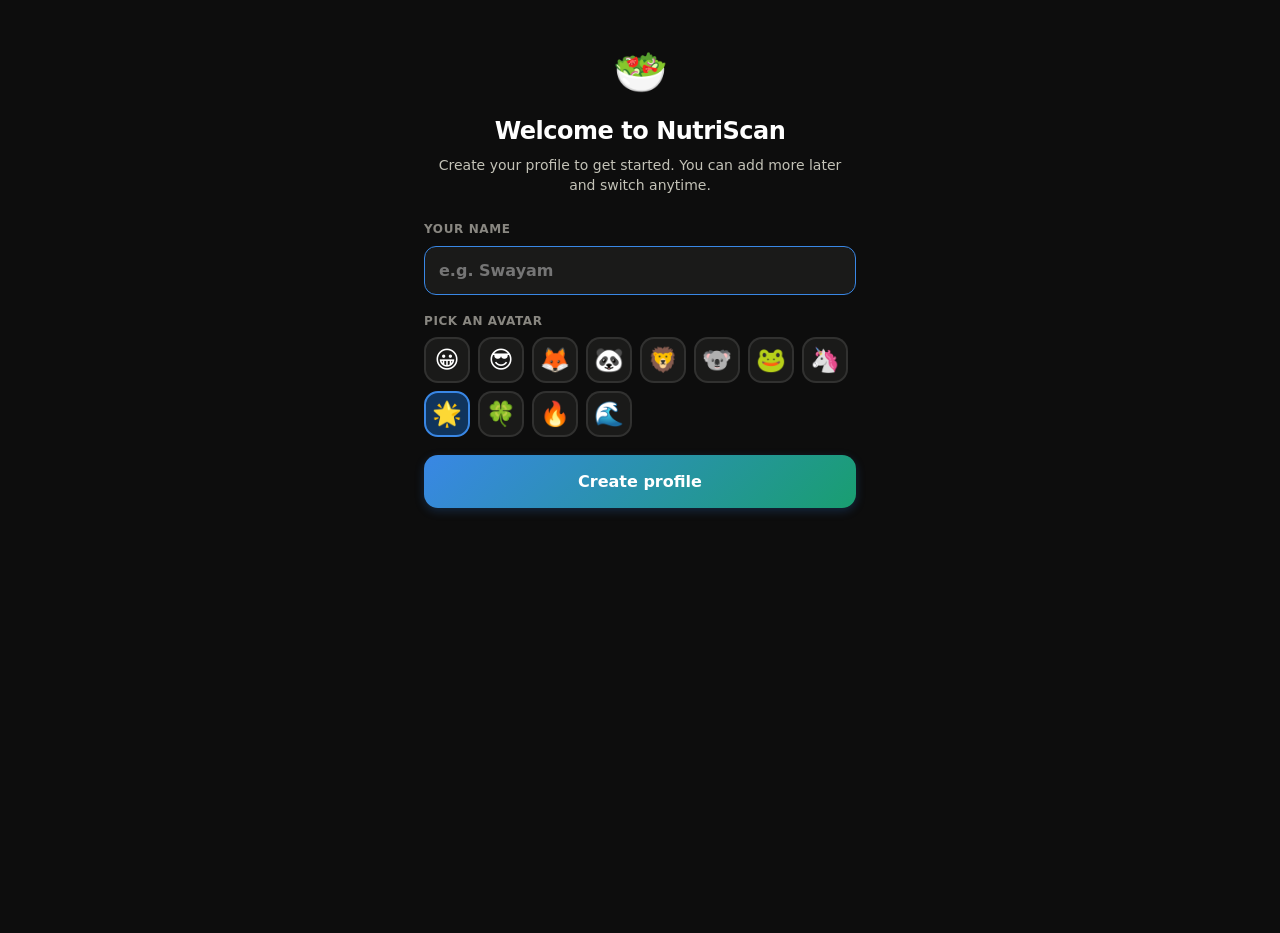
<file: index.html>
<!DOCTYPE html>
<html lang="en" data-theme="dark">
<head>
  <meta charset="UTF-8" />
  <meta name="viewport" content="width=device-width, initial-scale=1.0, viewport-fit=cover" />
  <meta name="theme-color" content="#0d0d0d" />
  <title>NutriScan — Calorie Tracker</title>
  <meta name="description" content="Scan any food barcode with your camera and track calories. Powered by Open Food Facts." />
  <link rel="icon" href="data:image/svg+xml,<svg xmlns='http://www.w3.org/2000/svg' viewBox='0 0 100 100'><text y='.9em' font-size='90'>🥗</text></svg>" />
  <link rel="manifest" href="manifest.webmanifest" />
  <!-- iOS home-screen install: needs a real PNG; it ignores the manifest icons -->
  <link rel="apple-touch-icon" href="icon-180.png" />
  <meta name="apple-mobile-web-app-capable" content="yes" />
  <meta name="apple-mobile-web-app-status-bar-style" content="black-translucent" />
  <meta name="apple-mobile-web-app-title" content="NutriScan" />
  <link rel="stylesheet" href="css/styles.css" />
</head>
<body>
  <div class="app">

    <!-- ============ Header ============ -->
    <header class="app-header">
      <div class="brand">
        <span class="brand-mark">🥗</span>
        <span class="brand-name">NutriScan</span>
      </div>
      <div class="header-actions">
      <button class="avatar-chip" id="avatar-btn" title="Switch profile" aria-label="Switch profile" hidden>
        <span id="avatar-emoji">🙂</span>
      </button>
      <button class="icon-btn" id="theme-toggle" title="Toggle theme" aria-label="Toggle light/dark theme">
        <svg class="icon-sun" width="20" height="20" viewBox="0 0 24 24" fill="none" stroke="currentColor" stroke-width="2" stroke-linecap="round"><circle cx="12" cy="12" r="4"/><path d="M12 2v2m0 16v2M4.9 4.9l1.4 1.4m11.4 11.4 1.4 1.4M2 12h2m16 0h2M4.9 19.1l1.4-1.4m11.4-11.4 1.4-1.4"/></svg>
        <svg class="icon-moon" width="20" height="20" viewBox="0 0 24 24" fill="none" stroke="currentColor" stroke-width="2" stroke-linecap="round" stroke-linejoin="round"><path d="M21 12.8A9 9 0 1 1 11.2 3a7 7 0 0 0 9.8 9.8z"/></svg>
      </button>
      </div>
    </header>

    <!-- ============ Main views ============ -->
    <main class="views">

      <!-- ===== Today / Diary ===== -->
      <section class="view active" id="view-today">
        <div class="date-nav">
          <button class="icon-btn" id="date-prev" aria-label="Previous day">‹</button>
          <button class="date-label" id="date-label">Today</button>
          <button class="icon-btn" id="date-next" aria-label="Next day">›</button>
        </div>

        <div class="card hero-card">
          <div class="ring-wrap">
            <svg class="ring" viewBox="0 0 200 200" role="img" aria-labelledby="ring-title">
              <title id="ring-title">Daily calorie progress</title>
              <defs>
                <linearGradient id="ring-grad" x1="0%" y1="0%" x2="100%" y2="100%">
                  <stop offset="0%" class="ring-grad-a" />
                  <stop offset="100%" class="ring-grad-b" />
                </linearGradient>
              </defs>
              <circle class="ring-track" cx="100" cy="100" r="86" />
              <circle class="ring-fill" id="ring-fill" cx="100" cy="100" r="86"
                      transform="rotate(-90 100 100)" />
            </svg>
            <div class="ring-center">
              <div class="ring-value" id="ring-value">0</div>
              <div class="ring-sub" id="ring-sub">kcal remaining</div>
            </div>
          </div>
          <div class="hero-stats">
            <div class="stat">
              <div class="stat-label">Goal</div>
              <div class="stat-value" id="stat-goal">2,000</div>
            </div>
            <div class="stat">
              <div class="stat-label">Eaten</div>
              <div class="stat-value" id="stat-eaten">0</div>
            </div>
            <div class="stat">
              <div class="stat-label">Items</div>
              <div class="stat-value" id="stat-items">0</div>
            </div>
          </div>
        </div>

        <div class="card macros-card">
          <h2 class="card-title">Macronutrients</h2>
          <div class="macro" data-macro="protein">
            <div class="macro-head"><span class="macro-dot dot-protein"></span><span class="macro-name">Protein</span><span class="macro-amount" id="macro-protein">0 g</span></div>
            <div class="meter"><div class="meter-fill fill-protein" id="meter-protein"></div></div>
          </div>
          <div class="macro" data-macro="carbs">
            <div class="macro-head"><span class="macro-dot dot-carbs"></span><span class="macro-name">Carbs</span><span class="macro-amount" id="macro-carbs">0 g</span></div>
            <div class="meter"><div class="meter-fill fill-carbs" id="meter-carbs"></div></div>
          </div>
          <div class="macro" data-macro="fat">
            <div class="macro-head"><span class="macro-dot dot-fat"></span><span class="macro-name">Fat</span><span class="macro-amount" id="macro-fat">0 g</span></div>
            <div class="meter"><div class="meter-fill fill-fat" id="meter-fat"></div></div>
          </div>
        </div>

        <div class="card log-card">
          <div class="log-head">
            <h2 class="card-title">Food log</h2>
            <button class="ghost-btn" id="quick-add-btn">＋ Quick add</button>
          </div>
          <ul class="log-list" id="log-list"></ul>
          <div class="empty-state" id="log-empty">
            <div class="empty-emoji">🍽️</div>
            <p>Nothing logged yet.</p>
            <p class="empty-hint">Scan a barcode or search for a food to get started.</p>
          </div>
        </div>
      </section>

      <!-- ===== Scanner ===== -->
      <section class="view" id="view-scan">
        <div class="scanner-shell">
          <div class="segmented scan-mode" id="scan-mode">
            <button class="seg-btn active" data-value="meal">🍽️ Meal photo</button>
            <button class="seg-btn" data-value="barcode">▐║▌ Barcode</button>
          </div>

          <div class="scanner-viewport" id="scanner-viewport">
            <video id="scanner-video" playsinline muted></video>
            <div class="scan-frame" id="barcode-frame">
              <span class="corner tl"></span><span class="corner tr"></span>
              <span class="corner bl"></span><span class="corner br"></span>
              <div class="scan-line"></div>
            </div>
            <button class="capture-btn" id="capture-btn" hidden aria-label="Take photo"></button>
            <div class="scanner-off" id="scanner-off">
              <div class="empty-emoji" id="scanner-off-emoji">🍽️</div>
              <p id="scanner-off-text">Photograph your plate and AI estimates the calories</p>
              <button class="primary-btn" id="scanner-start">Start camera</button>
            </div>
          </div>
          <p class="scanner-status" id="scanner-status">Camera is off</p>

          <div class="meal-controls" id="meal-controls">
            <label class="upload-btn" for="photo-upload">
              <svg width="18" height="18" viewBox="0 0 24 24" fill="none" stroke="currentColor" stroke-width="2" stroke-linecap="round" stroke-linejoin="round"><rect x="3" y="3" width="18" height="18" rx="3"/><circle cx="9" cy="9" r="2"/><path d="m21 15-4.35-4.35a1.5 1.5 0 0 0-2.12 0L5 20"/></svg>
              Upload a photo instead
              <input type="file" id="photo-upload" accept="image/*" hidden />
            </label>
          </div>

          <div class="manual-entry" id="barcode-controls" hidden>
            <input type="text" id="manual-barcode" inputmode="numeric" pattern="[0-9]*"
                   placeholder="…or type a barcode, e.g. 3017624010701" />
            <button class="primary-btn" id="manual-lookup">Look up</button>
          </div>
        </div>
        <canvas id="capture-canvas" hidden></canvas>
      </section>

      <!-- ===== Search ===== -->
      <section class="view" id="view-search">
        <div class="search-bar">
          <svg width="18" height="18" viewBox="0 0 24 24" fill="none" stroke="currentColor" stroke-width="2" stroke-linecap="round"><circle cx="11" cy="11" r="7"/><path d="m21 21-4.3-4.3"/></svg>
          <input type="search" id="search-input" placeholder="Search any food… (apple, oats, pizza)" autocomplete="off" />
        </div>
        <div class="search-hint" id="search-hint">
          Search 2.8M+ products from <strong>Open Food Facts</strong> plus common foods (USDA values).
        </div>
        <div class="results" id="search-results"></div>
        <div class="loader" id="search-loader" hidden><span class="spinner"></span> Searching…</div>
      </section>

      <!-- ===== Settings ===== -->
      <section class="view" id="view-settings">
        <div class="card">
          <h2 class="card-title">Profile</h2>
          <p class="profile-summary" id="profile-summary">Not set up yet.</p>
          <button class="ghost-btn" id="edit-profile-btn">Edit body stats &amp; recalculate goal</button>
          <button class="ghost-btn" id="switch-profile-btn">Switch profile</button>
        </div>
        <div class="card">
          <h2 class="card-title">Daily goal</h2>
          <div class="setting-row">
            <label for="goal-input">Calorie target (kcal)</label>
            <input type="number" id="goal-input" min="800" max="10000" step="50" />
          </div>
          <div class="setting-row">
            <label for="protein-goal-input">Protein target (g)</label>
            <input type="number" id="protein-goal-input" min="20" max="400" step="5" />
          </div>
        </div>
        <div class="card">
          <h2 class="card-title">Data</h2>
          <button class="danger-btn" id="clear-day-btn">Clear this day's log</button>
          <button class="danger-btn" id="delete-profile-btn">Delete this profile</button>
        </div>
        <div class="card about-card">
          <h2 class="card-title">About</h2>
          <p>Product data and images come from <a href="https://world.openfoodfacts.org" target="_blank" rel="noopener">Open Food Facts</a>, an open database licensed under the ODbL. Generic food values are based on USDA FoodData Central. Everything you log stays on this device.</p>
          <p class="about-note">Meal photos are sent to the <a href="https://platform.claude.com/" target="_blank" rel="noopener">Claude API</a> for recognition, using a key you enter when you scan. The key is held in memory for that visit only and is never saved.</p>
        </div>
      </section>
    </main>

    <!-- ============ Bottom navigation ============ -->
    <nav class="bottom-nav">
      <button class="nav-btn active" data-view="today">
        <svg width="22" height="22" viewBox="0 0 24 24" fill="none" stroke="currentColor" stroke-width="2" stroke-linecap="round" stroke-linejoin="round"><path d="M3 11.5 12 4l9 7.5"/><path d="M5 10v10h14V10"/></svg>
        <span>Today</span>
      </button>
      <button class="nav-btn nav-scan" data-view="scan">
        <span class="scan-fab">
          <svg width="24" height="24" viewBox="0 0 24 24" fill="none" stroke="currentColor" stroke-width="2" stroke-linecap="round"><path d="M3 7V5a2 2 0 0 1 2-2h2M17 3h2a2 2 0 0 1 2 2v2M21 17v2a2 2 0 0 1-2 2h-2M7 21H5a2 2 0 0 1-2-2v-2"/><path d="M7 8v8M11 8v8M15 8v5M18 8v8" stroke-width="1.6"/></svg>
        </span>
        <span>Scan</span>
      </button>
      <button class="nav-btn" data-view="search">
        <svg width="22" height="22" viewBox="0 0 24 24" fill="none" stroke="currentColor" stroke-width="2" stroke-linecap="round"><circle cx="11" cy="11" r="7"/><path d="m21 21-4.3-4.3"/></svg>
        <span>Search</span>
      </button>
      <button class="nav-btn" data-view="settings">
        <svg width="22" height="22" viewBox="0 0 24 24" fill="none" stroke="currentColor" stroke-width="2" stroke-linecap="round" stroke-linejoin="round"><circle cx="12" cy="12" r="3"/><path d="M19.4 15a1.7 1.7 0 0 0 .3 1.9l.1.1a2 2 0 1 1-2.8 2.8l-.1-.1a1.7 1.7 0 0 0-1.9-.3 1.7 1.7 0 0 0-1 1.5V21a2 2 0 1 1-4 0v-.1a1.7 1.7 0 0 0-1-1.6 1.7 1.7 0 0 0-1.9.3l-.1.1a2 2 0 1 1-2.8-2.8l.1-.1a1.7 1.7 0 0 0 .3-1.9 1.7 1.7 0 0 0-1.5-1H3a2 2 0 1 1 0-4h.1a1.7 1.7 0 0 0 1.6-1 1.7 1.7 0 0 0-.3-1.9l-.1-.1a2 2 0 1 1 2.8-2.8l.1.1a1.7 1.7 0 0 0 1.9.3h.1a1.7 1.7 0 0 0 1-1.5V3a2 2 0 1 1 4 0v.1a1.7 1.7 0 0 0 1 1.5h.1a1.7 1.7 0 0 0 1.9-.3l.1-.1a2 2 0 1 1 2.8 2.8l-.1.1a1.7 1.7 0 0 0-.3 1.9v.1a1.7 1.7 0 0 0 1.5 1H21a2 2 0 1 1 0 4h-.1a1.7 1.7 0 0 0-1.5 1z"/></svg>
        <span>Settings</span>
      </button>
    </nav>

    <!-- ============ Product sheet (modal) ============ -->
    <div class="sheet-backdrop" id="sheet-backdrop" hidden></div>
    <div class="sheet" id="product-sheet" hidden role="dialog" aria-modal="true" aria-label="Food details">
      <div class="sheet-handle"></div>
      <div class="sheet-body" id="sheet-body"></div>
    </div>

    <!-- ============ Profile picker / login ============ -->
    <div class="onboarding login" id="login" hidden>
      <div class="ob-card">
        <button class="icon-btn ob-close" id="login-close" aria-label="Close" hidden>✕</button>
        <div class="ob-hero">
          <div class="ob-emoji">🥗</div>
          <h1 id="login-title">Who's tracking?</h1>
          <p id="login-sub">Pick your profile — each one keeps its own goals and food log on this device.</p>
        </div>

        <div class="profile-grid" id="login-profiles"></div>

        <div class="login-create" id="login-create" hidden>
          <div class="ob-field">
            <label class="ob-label" for="new-user-name">Your name</label>
            <input type="text" id="new-user-name" maxlength="20" placeholder="e.g. Swayam" autocomplete="off" />
          </div>
          <div class="ob-field">
            <span class="ob-label">Pick an avatar</span>
            <div class="emoji-row" id="emoji-row"></div>
          </div>
          <button class="primary-btn ob-save" id="create-user-btn">Create profile</button>
          <button class="ghost-btn login-back" id="login-back" hidden>← Back to profiles</button>
        </div>
      </div>
    </div>

    <!-- ============ Onboarding ============ -->
    <div class="onboarding" id="onboarding" hidden>
      <div class="ob-card">
        <button class="icon-btn ob-close" id="ob-close" aria-label="Close" hidden>✕</button>
        <div class="ob-hero">
          <div class="ob-emoji">🥗</div>
          <h1>Let's set you up</h1>
          <p>A few details to calculate your daily calorie goal. Everything stays on this device.</p>
        </div>

        <div class="ob-field">
          <span class="ob-label">Units</span>
          <div class="segmented" id="ob-units">
            <button class="seg-btn active" data-value="metric">Metric</button>
            <button class="seg-btn" data-value="imperial">Imperial</button>
          </div>
        </div>

        <div class="ob-grid">
          <div class="ob-field" id="ob-height-metric">
            <label class="ob-label" for="ob-height-cm">Height (cm)</label>
            <input type="number" id="ob-height-cm" min="100" max="250" value="170" inputmode="numeric" />
          </div>
          <div class="ob-field" id="ob-height-imperial" hidden>
            <span class="ob-label">Height (ft / in)</span>
            <div class="ob-duo">
              <input type="number" id="ob-height-ft" min="3" max="8" value="5" aria-label="Feet" />
              <input type="number" id="ob-height-in" min="0" max="11" value="7" aria-label="Inches" />
            </div>
          </div>
          <div class="ob-field">
            <label class="ob-label" for="ob-weight" id="ob-weight-label">Weight (kg)</label>
            <input type="number" id="ob-weight" min="25" max="700" value="70" inputmode="decimal" />
          </div>
          <div class="ob-field">
            <label class="ob-label" for="ob-age">Age</label>
            <input type="number" id="ob-age" min="10" max="100" value="25" inputmode="numeric" />
          </div>
          <div class="ob-field">
            <span class="ob-label">Sex (for the formula)</span>
            <div class="segmented" id="ob-sex">
              <button class="seg-btn active" data-value="male">Male</button>
              <button class="seg-btn" data-value="female">Female</button>
            </div>
          </div>
        </div>

        <div class="ob-field">
          <label class="ob-label" for="ob-activity">Activity level</label>
          <select id="ob-activity">
            <option value="1.2">Mostly sitting · little exercise</option>
            <option value="1.375">Lightly active · 1–3 workouts/week</option>
            <option value="1.55" selected>Active · 3–5 workouts/week</option>
            <option value="1.725">Very active · daily training</option>
          </select>
        </div>

        <div class="ob-field">
          <span class="ob-label">Goal</span>
          <div class="segmented" id="ob-goal">
            <button class="seg-btn" data-value="lose">Lose weight</button>
            <button class="seg-btn active" data-value="maintain">Maintain</button>
            <button class="seg-btn" data-value="gain">Gain muscle</button>
          </div>
        </div>

        <div class="ob-result">
          <div class="ob-result-kcal"><strong id="ob-kcal">—</strong> kcal/day</div>
          <div class="ob-result-sub"><span id="ob-protein">—</span> g protein target · Mifflin-St Jeor estimate</div>
        </div>

        <button class="primary-btn ob-save" id="ob-save">Start tracking</button>
      </div>
    </div>

    <!-- ============ Toast ============ -->
    <div class="toast" id="toast" hidden></div>
  </div>

  <script type="module" src="js/app.js"></script>
</body>
</html>
</file>
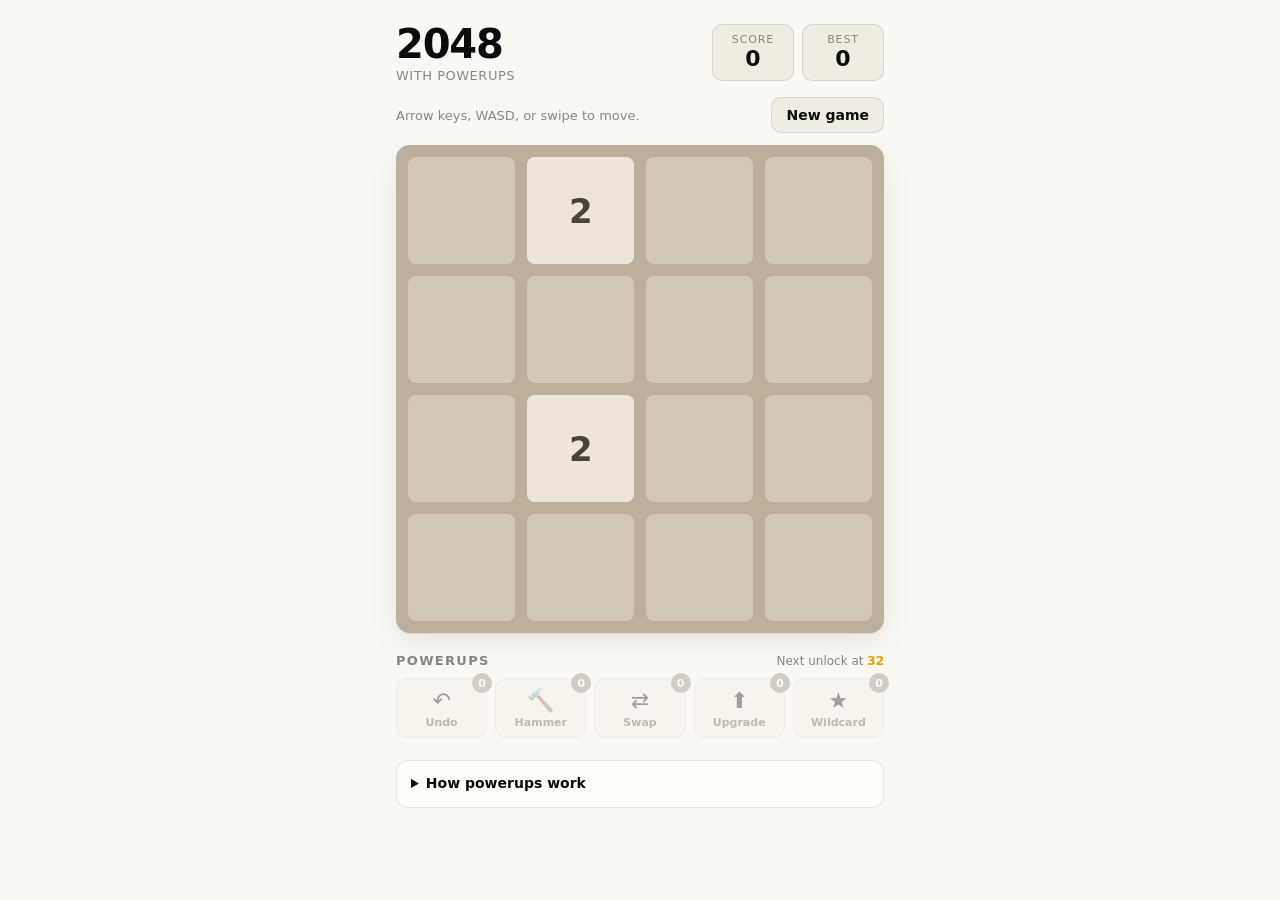
<file: 2048/index.html>
<!DOCTYPE html>
<html lang="en">
<head>
<meta charset="utf-8">
<meta name="viewport" content="width=device-width, initial-scale=1, viewport-fit=cover, user-scalable=no">
<meta name="theme-color" content="#0d0d0d">
<title>2048 Powerups</title>
<link rel="icon" href="data:image/svg+xml,%3Csvg xmlns='http://www.w3.org/2000/svg' viewBox='0 0 64 64'%3E%3Crect width='64' height='64' rx='12' fill='%23edc22e'/%3E%3Ctext x='32' y='43' font-family='system-ui,sans-serif' font-size='30' font-weight='800' text-anchor='middle' fill='%23fdfbf7'%3E%E2%98%85%3C/text%3E%3C/svg%3E">
<link rel="stylesheet" href="css/styles.css">
</head>
<body>

<main class="wrap">

  <header class="topbar">
    <div class="brand">
      <h1>2048</h1>
      <p class="tagline">with powerups</p>
    </div>
    <div class="scores">
      <div class="score-box">
        <span class="score-label">Score</span>
        <strong id="score">0</strong>
      </div>
      <div class="score-box">
        <span class="score-label">Best</span>
        <strong id="best">0</strong>
      </div>
    </div>
  </header>

  <div class="toolbar">
    <p class="hint" id="hint">Arrow keys, WASD, or swipe to move.</p>
    <button class="btn" id="new-game" type="button">New game</button>
  </div>

  <section class="board-shell">
    <div class="board" id="board" role="application" aria-label="2048 board" tabindex="0">
      <div class="grid" id="grid" aria-hidden="true"></div>
      <div class="tiles" id="tiles"></div>
    </div>

    <div class="overlay" id="overlay" hidden>
      <p class="overlay-title" id="overlay-title">Game over</p>
      <p class="overlay-sub" id="overlay-sub">No moves left.</p>
      <div class="overlay-actions">
        <button class="btn btn-primary" id="overlay-primary" type="button">New game</button>
        <button class="btn" id="overlay-secondary" type="button" hidden>Keep going</button>
      </div>
    </div>
  </section>

  <section class="powerups" aria-label="Powerups">
    <div class="powerups-head">
      <h2>Powerups</h2>
      <p class="next-unlock" id="next-unlock"></p>
    </div>
    <div class="powerup-bar" id="powerup-bar"></div>
    <p class="target-prompt" id="target-prompt" hidden></p>
  </section>

  <details class="rules">
    <summary>How powerups work</summary>
    <p>
      Powerups are earned, never bought. Each rung below pays out
      <strong>once per game</strong>, the first time a <em>merge</em> creates
      that tile. Tiles made by a powerup don't count — otherwise Upgrade would
      pay for its own next use.
    </p>
    <ul class="ladder">
      <li><span class="ladder-tile" data-value="32">32</span> <span>↶ Undo</span></li>
      <li><span class="ladder-tile" data-value="64">64</span> <span>🔨 Hammer</span></li>
      <li><span class="ladder-tile" data-value="128">128</span> <span>↶ Undo</span></li>
      <li><span class="ladder-tile" data-value="256">256</span> <span>⇄ Swap</span></li>
      <li><span class="ladder-tile" data-value="512">512</span> <span>⬆ Upgrade</span></li>
      <li><span class="ladder-tile" data-value="1024">1024</span> <span>★ Wildcard</span></li>
      <li><span class="ladder-tile" data-value="2048">2048</span> <span>one of everything — and again at every doubling above</span></li>
    </ul>
    <p>
      A <strong>★ wildcard</strong> merges with whatever it slides into,
      becoming double that tile's value. Two wildcards meeting settle for a 4.
    </p>
  </details>

</main>

<div class="toast" id="toast" role="status" aria-live="polite" hidden></div>

<script type="module" src="js/app.js"></script>
</body>
</html>
</file>
<file: css/styles.css>
/* ============================================================
   NutriScan — design tokens
   Palette follows the validated reference dataviz palette:
   categorical slots 1–3 (blue/aqua/yellow) for macros,
   sequential blue for the calorie ring, status red for over-goal.
   ============================================================ */

:root,
:root[data-theme="light"] {
  --page:            #f9f9f7;
  --surface:         #fcfcfb;
  --surface-2:       #f0efec;
  --ink:             #0b0b0b;
  --ink-2:           #52514e;
  --ink-muted:       #898781;
  --hairline:        #e1e0d9;
  --border:          rgba(11, 11, 11, 0.10);

  --accent:          #2a78d6;   /* series-1 blue */
  --accent-soft:     #cde2fb;
  --protein:         #2a78d6;   /* slot 1 blue   */
  --carbs:           #1baf7a;   /* slot 2 aqua   */
  --fat:             #eda100;   /* slot 3 yellow */
  --good:            #006300;
  --critical:        #d03b3b;

  --shadow: 0 1px 2px rgba(11,11,11,.05), 0 8px 24px rgba(11,11,11,.06);
}

:root[data-theme="dark"] {
  --page:            #0d0d0d;
  --surface:         #1a1a19;
  --surface-2:       #242423;
  --ink:             #ffffff;
  --ink-2:           #c3c2b7;
  --ink-muted:       #898781;
  --hairline:        #2c2c2a;
  --border:          rgba(255, 255, 255, 0.10);

  --accent:          #3987e5;
  --accent-soft:     #10345c;
  --protein:         #3987e5;
  --carbs:           #199e70;
  --fat:             #c98500;
  --good:            #0ca30c;
  --critical:        #d03b3b;

  --shadow: 0 1px 2px rgba(0,0,0,.4), 0 8px 24px rgba(0,0,0,.35);
}

/* ============ Base ============ */
* { box-sizing: border-box; margin: 0; padding: 0; }

/* The hidden attribute must win over component display rules */
[hidden] { display: none !important; }

html { height: 100%; }

body {
  font-family: system-ui, -apple-system, "Segoe UI", sans-serif;
  background: var(--page);
  color: var(--ink);
  min-height: 100%;
  -webkit-font-smoothing: antialiased;
  line-height: 1.45;
}

button { font: inherit; color: inherit; background: none; border: none; cursor: pointer; }
input { font: inherit; color: inherit; }
a { color: var(--accent); }

.app {
  max-width: 560px;
  margin: 0 auto;
  min-height: 100dvh;
  display: flex;
  flex-direction: column;
  padding-bottom: calc(76px + env(safe-area-inset-bottom));
}

/* ============ Header ============ */
.app-header {
  display: flex;
  align-items: center;
  justify-content: space-between;
  padding: 16px 20px 8px;
}

.brand { display: flex; align-items: center; gap: 10px; }
.brand-mark { font-size: 24px; }
.brand-name { font-size: 19px; font-weight: 700; letter-spacing: -0.02em; }

.icon-btn {
  width: 38px; height: 38px;
  display: inline-flex; align-items: center; justify-content: center;
  border-radius: 12px;
  color: var(--ink-2);
  font-size: 22px;
  transition: background .15s;
}
.icon-btn:hover { background: var(--surface-2); }

:root[data-theme="dark"] .icon-moon { display: none; }
:root[data-theme="light"] .icon-sun { display: none; }

.header-actions { display: flex; align-items: center; gap: 6px; }

.avatar-chip {
  width: 38px; height: 38px;
  display: inline-flex; align-items: center; justify-content: center;
  border-radius: 50%;
  background: var(--surface);
  border: 1.5px solid var(--border);
  font-size: 19px;
  transition: transform .12s, border-color .15s;
}
.avatar-chip:hover { border-color: var(--accent); }
.avatar-chip:active { transform: scale(.92); }

/* ============ Views ============ */
.views { flex: 1; padding: 4px 16px 24px; }
.view { display: none; animation: fadeUp .25s ease; }
.view.active { display: block; }

@keyframes fadeUp {
  from { opacity: 0; transform: translateY(6px); }
  to   { opacity: 1; transform: none; }
}

/* ============ Cards ============ */
.card {
  background: var(--surface);
  border: 1px solid var(--border);
  border-radius: 20px;
  padding: 20px;
  margin-bottom: 14px;
  box-shadow: var(--shadow);
}

.card-title {
  font-size: 13px;
  font-weight: 600;
  text-transform: uppercase;
  letter-spacing: 0.06em;
  color: var(--ink-muted);
  margin-bottom: 14px;
}

/* ============ Date nav ============ */
.date-nav {
  display: flex; align-items: center; justify-content: center;
  gap: 6px; margin: 4px 0 12px;
}
.date-label {
  font-weight: 600; font-size: 15px;
  padding: 6px 14px; border-radius: 10px;
  color: var(--ink);
}
.date-label:hover { background: var(--surface-2); }

/* ============ Hero ring ============ */
.hero-card {
  display: flex; align-items: center; gap: 8px;
  padding: 24px 20px;
}

.ring-wrap { position: relative; width: 168px; height: 168px; flex-shrink: 0; }
.ring { width: 100%; height: 100%; }

.ring-track {
  fill: none;
  stroke: var(--surface-2);
  stroke-width: 14;
}
.ring-grad-a { stop-color: var(--accent); }
.ring-grad-b { stop-color: var(--carbs); }
.ring-fill {
  fill: none;
  stroke: url(#ring-grad);
  stroke-width: 14;
  stroke-linecap: round;
  stroke-dasharray: 540.35 540.35; /* 2πr, r=86 */
  stroke-dashoffset: 540.35;
  transition: stroke-dashoffset .6s cubic-bezier(.22,1,.36,1);
  filter: drop-shadow(0 0 6px rgba(42, 120, 214, .35));
}
.ring-fill.over { stroke: var(--critical); filter: none; }

.ring-center {
  position: absolute; inset: 0;
  display: flex; flex-direction: column;
  align-items: center; justify-content: center;
  text-align: center;
}
.ring-value {
  font-size: 34px; font-weight: 700; letter-spacing: -0.03em;
  line-height: 1.1;
}
.ring-value.over { color: var(--critical); }
.ring-sub { font-size: 12px; color: var(--ink-muted); max-width: 90px; }

.hero-stats {
  flex: 1;
  display: flex; flex-direction: column; gap: 14px;
  padding-left: 8px;
}
.stat-label { font-size: 12px; color: var(--ink-muted); }
.stat-value { font-size: 20px; font-weight: 700; letter-spacing: -0.02em; }

/* ============ Macros ============ */
.macro { margin-bottom: 14px; }
.macro:last-child { margin-bottom: 0; }

.macro-head {
  display: flex; align-items: center; gap: 8px;
  font-size: 14px; margin-bottom: 6px;
}
.macro-dot { width: 9px; height: 9px; border-radius: 50%; }
.dot-protein { background: var(--protein); }
.dot-carbs   { background: var(--carbs); }
.dot-fat     { background: var(--fat); }

.macro-name { color: var(--ink-2); }
.macro-amount { margin-left: auto; font-weight: 600; font-variant-numeric: tabular-nums; }

.meter {
  height: 8px;
  background: var(--surface-2);
  border-radius: 4px;
  overflow: hidden;
}
.meter-fill {
  height: 100%; width: 0%;
  border-radius: 4px;
  transition: width .5s cubic-bezier(.22,1,.36,1);
}
.fill-protein { background: var(--protein); }
.fill-carbs   { background: var(--carbs); }
.fill-fat     { background: var(--fat); }

/* ============ Food log ============ */
.log-head { display: flex; align-items: center; justify-content: space-between; margin-bottom: 4px; }
.log-head .card-title { margin-bottom: 0; }

.ghost-btn {
  font-size: 13px; font-weight: 600;
  color: var(--accent);
  padding: 6px 10px; border-radius: 10px;
}
.ghost-btn:hover { background: var(--surface-2); }

.log-list { list-style: none; }

.log-item {
  display: flex; align-items: center; gap: 12px;
  padding: 12px 0;
  border-bottom: 1px solid var(--hairline);
}
.log-item:last-child { border-bottom: none; }

.log-thumb {
  width: 44px; height: 44px;
  border-radius: 12px;
  background: var(--surface-2);
  display: flex; align-items: center; justify-content: center;
  font-size: 22px;
  overflow: hidden;
  flex-shrink: 0;
}
.log-thumb img { width: 100%; height: 100%; object-fit: cover; }

.log-info { flex: 1; min-width: 0; }
.log-name {
  font-size: 14px; font-weight: 600;
  white-space: nowrap; overflow: hidden; text-overflow: ellipsis;
}
.log-meta { font-size: 12px; color: var(--ink-muted); }

.log-kcal { font-weight: 700; font-size: 14px; font-variant-numeric: tabular-nums; white-space: nowrap; }
.log-kcal small { font-weight: 400; color: var(--ink-muted); }

.log-remove {
  width: 30px; height: 30px;
  border-radius: 9px;
  color: var(--ink-muted);
  display: flex; align-items: center; justify-content: center;
  flex-shrink: 0;
}
.log-remove:hover { background: var(--surface-2); color: var(--critical); }

/* ============ Empty states ============ */
.empty-state { text-align: center; padding: 28px 12px; color: var(--ink-2); }
.empty-emoji { font-size: 40px; margin-bottom: 10px; }
.empty-hint { font-size: 13px; color: var(--ink-muted); margin-top: 4px; }

/* ============ Scanner ============ */
.scanner-shell { display: flex; flex-direction: column; gap: 12px; }

.scanner-viewport {
  position: relative;
  aspect-ratio: 3 / 4;
  max-height: 56vh;
  border-radius: 24px;
  overflow: hidden;
  background: #000;
  border: 1px solid var(--border);
}

#scanner-video {
  position: absolute; inset: 0;
  width: 100%; height: 100%;
  object-fit: cover;
}

.scan-frame {
  position: absolute;
  left: 50%; top: 50%;
  width: 72%; height: 38%;
  transform: translate(-50%, -50%);
  pointer-events: none;
  opacity: 0;
  transition: opacity .3s;
}
.scanner-viewport.live .scan-frame { opacity: 1; }

.corner {
  position: absolute; width: 26px; height: 26px;
  border: 3px solid #fff; border-radius: 2px;
}
.corner.tl { top: 0; left: 0; border-right: none; border-bottom: none; border-top-left-radius: 10px; }
.corner.tr { top: 0; right: 0; border-left: none; border-bottom: none; border-top-right-radius: 10px; }
.corner.bl { bottom: 0; left: 0; border-right: none; border-top: none; border-bottom-left-radius: 10px; }
.corner.br { bottom: 0; right: 0; border-left: none; border-top: none; border-bottom-right-radius: 10px; }

.scan-line {
  position: absolute; left: 8%; right: 8%;
  height: 2px; border-radius: 1px;
  background: var(--accent);
  box-shadow: 0 0 12px var(--accent);
  animation: scanline 2.2s ease-in-out infinite;
}
@keyframes scanline {
  0%, 100% { top: 12%; }
  50%      { top: 86%; }
}

.scanner-off {
  position: absolute; inset: 0;
  display: flex; flex-direction: column;
  align-items: center; justify-content: center;
  gap: 12px;
  color: #eee;
  text-align: center;
  padding: 20px;
  background: linear-gradient(180deg, #16161a, #0b0b0e);
}
.scanner-viewport.live .scanner-off { display: none; }

.scan-mode { margin-bottom: 2px; }

.capture-btn {
  position: absolute;
  left: 50%; bottom: 18px;
  transform: translateX(-50%);
  width: 64px; height: 64px;
  border-radius: 50%;
  background: rgba(255,255,255,.25);
  border: 4px solid #fff;
  backdrop-filter: blur(2px);
  transition: transform .1s;
  z-index: 5;
}
.capture-btn:active { transform: translateX(-50%) scale(.92); }
.capture-btn::after {
  content: '';
  position: absolute; inset: 5px;
  border-radius: 50%;
  background: #fff;
}

.meal-controls { display: flex; justify-content: center; }
.upload-btn {
  display: inline-flex; align-items: center; gap: 8px;
  font-size: 14px; font-weight: 600;
  color: var(--accent);
  padding: 10px 16px;
  border-radius: 12px;
  cursor: pointer;
}
.upload-btn:hover { background: var(--surface-2); }

.ai-item { display: flex; align-items: center; gap: 10px; padding: 10px 0; border-bottom: 1px solid var(--hairline); }
.ai-item:last-child { border-bottom: none; }
.ai-item-emoji {
  width: 40px; height: 40px; flex-shrink: 0;
  display: flex; align-items: center; justify-content: center;
  font-size: 22px;
  background: var(--surface-2);
  border-radius: 11px;
}
.ai-item-info { flex: 1; min-width: 0; }
.ai-item-name { font-size: 14px; font-weight: 600; white-space: nowrap; overflow: hidden; text-overflow: ellipsis; }
.ai-item-meta { font-size: 12px; color: var(--ink-muted); }
.ai-item-grams {
  width: 64px;
  background: var(--surface-2);
  border: 1px solid var(--border);
  border-radius: 9px;
  padding: 7px 8px;
  font-size: 14px; font-weight: 600;
  text-align: right; outline: none;
}
.ai-item-grams:focus { border-color: var(--accent); }
.ai-item-unit { font-size: 12px; color: var(--ink-muted); }
.ai-item-kcal { font-size: 13.5px; font-weight: 700; width: 68px; text-align: right; font-variant-numeric: tabular-nums; }
.ai-item-remove {
  width: 26px; height: 26px; border-radius: 8px;
  color: var(--ink-muted); flex-shrink: 0;
  display: flex; align-items: center; justify-content: center;
}
.ai-item-remove:hover { background: var(--surface-2); color: var(--critical); }

.ai-notes { font-size: 12.5px; color: var(--ink-muted); margin: 10px 0 14px; }
.ai-confidence { font-size: 10.5px; font-weight: 700; letter-spacing: .04em; text-transform: uppercase; }
.ai-confidence.low { color: var(--critical); }
.ai-confidence.medium { color: var(--fat); }
.ai-confidence.high { color: var(--good); }

.ai-total {
  display: flex; justify-content: space-between; align-items: baseline;
  padding: 12px 2px 14px;
  font-weight: 700; font-size: 15px;
}


.sheet-loader { display: flex; flex-direction: column; align-items: center; gap: 14px; padding: 36px 20px; text-align: center; }
.sheet-loader .spinner { width: 28px; height: 28px; border-width: 3px; }
.sheet-loader p { font-size: 14px; color: var(--ink-2); }
.sheet-loader small { font-size: 12px; color: var(--ink-muted); }

.scanner-status {
  text-align: center; font-size: 13px; color: var(--ink-muted);
  min-height: 1.4em;
}

.manual-entry { display: flex; gap: 8px; }
.manual-entry input {
  flex: 1;
  background: var(--surface);
  border: 1px solid var(--border);
  border-radius: 14px;
  padding: 12px 14px;
  font-size: 14px;
  outline: none;
}
.manual-entry input:focus { border-color: var(--accent); }

.primary-btn {
  background: linear-gradient(135deg, var(--accent), var(--carbs));
  color: #fff;
  font-weight: 600;
  font-size: 14px;
  padding: 12px 18px;
  border-radius: 14px;
  transition: filter .15s, transform .1s;
  box-shadow: 0 3px 10px rgba(42, 120, 214, .25);
}
.primary-btn:hover { filter: brightness(1.08); }
.primary-btn:active { transform: scale(.97); }
.primary-btn:disabled { opacity: .5; cursor: default; }

.danger-btn {
  display: block; width: 100%;
  text-align: left;
  color: var(--critical);
  font-weight: 600; font-size: 14px;
  padding: 10px 4px;
  border-radius: 10px;
}
.danger-btn:hover { background: var(--surface-2); }

/* ============ Search ============ */
.search-bar {
  display: flex; align-items: center; gap: 10px;
  background: var(--surface);
  border: 1px solid var(--border);
  border-radius: 16px;
  padding: 12px 16px;
  color: var(--ink-muted);
  margin-bottom: 10px;
}
.search-bar:focus-within { border-color: var(--accent); }
.search-bar input {
  flex: 1; background: none; border: none; outline: none;
  font-size: 15px; color: var(--ink);
}

.search-hint {
  font-size: 12.5px; color: var(--ink-muted);
  padding: 0 6px; margin-bottom: 14px;
}

.results { display: flex; flex-direction: column; gap: 10px; }

.result-item {
  display: flex; align-items: center; gap: 12px;
  width: 100%; text-align: left;
  background: var(--surface);
  border: 1px solid var(--border);
  border-radius: 16px;
  padding: 12px 14px;
  transition: transform .1s, border-color .15s;
}
.result-item:hover { border-color: var(--accent); }
.result-item:active { transform: scale(.985); }

.result-thumb {
  width: 52px; height: 52px;
  border-radius: 12px;
  background: var(--surface-2);
  display: flex; align-items: center; justify-content: center;
  font-size: 26px;
  overflow: hidden; flex-shrink: 0;
}
.result-thumb img { width: 100%; height: 100%; object-fit: cover; }

.result-info { flex: 1; min-width: 0; }
.result-name {
  font-size: 14px; font-weight: 600;
  white-space: nowrap; overflow: hidden; text-overflow: ellipsis;
}
.result-brand {
  font-size: 12px; color: var(--ink-muted);
  white-space: nowrap; overflow: hidden; text-overflow: ellipsis;
}
.result-kcal { font-weight: 700; font-size: 14px; white-space: nowrap; }
.result-kcal small { font-weight: 400; font-size: 11px; color: var(--ink-muted); display: block; text-align: right; }

.section-label {
  font-size: 12px; font-weight: 600;
  text-transform: uppercase; letter-spacing: .06em;
  color: var(--ink-muted);
  margin: 8px 6px 0;
}

.loader {
  display: flex; align-items: center; justify-content: center; gap: 10px;
  padding: 24px; color: var(--ink-muted); font-size: 14px;
}
.spinner {
  width: 18px; height: 18px;
  border: 2.5px solid var(--surface-2);
  border-top-color: var(--accent);
  border-radius: 50%;
  animation: spin .8s linear infinite;
}
@keyframes spin { to { transform: rotate(360deg); } }

/* ============ Settings ============ */
.setting-row {
  display: flex; align-items: center; justify-content: space-between;
  gap: 12px;
  padding: 8px 0;
}
.setting-row label { font-size: 14px; color: var(--ink-2); }
.setting-row input {
  width: 110px;
  background: var(--surface-2);
  border: 1px solid var(--border);
  border-radius: 10px;
  padding: 9px 12px;
  font-size: 15px; font-weight: 600;
  text-align: right;
  outline: none;
}
.setting-row input:focus { border-color: var(--accent); }

.about-card p { font-size: 13.5px; color: var(--ink-2); }
.about-note { margin-top: 10px; color: var(--ink-muted) !important; }

/* ============ Bottom nav ============ */
.bottom-nav {
  position: fixed;
  bottom: 0; left: 50%;
  transform: translateX(-50%);
  width: 100%; max-width: 560px;
  display: flex;
  background: var(--surface);
  border-top: 1px solid var(--hairline);
  padding: 8px 8px calc(8px + env(safe-area-inset-bottom));
  z-index: 40;
}

.nav-btn {
  flex: 1;
  display: flex; flex-direction: column;
  align-items: center; gap: 3px;
  padding: 6px 0 4px;
  font-size: 11px; font-weight: 600;
  color: var(--ink-muted);
  border-radius: 14px;
  transition: color .15s, background .15s;
}
.nav-btn.active { color: var(--accent); }
.nav-btn.active:not(.nav-scan) { background: var(--accent-soft); }
.nav-btn:hover { color: var(--ink-2); }
.nav-btn.active:hover { color: var(--accent); }
.nav-btn:active { transform: scale(.95); }

.scan-fab {
  display: flex; align-items: center; justify-content: center;
  width: 46px; height: 46px;
  margin-top: -26px;
  border-radius: 50%;
  background: linear-gradient(135deg, var(--accent), var(--carbs));
  color: #fff;
  box-shadow: 0 6px 16px rgba(42, 120, 214, .45);
  border: 3px solid var(--page);
  transition: transform .12s;
}
.nav-scan:active .scan-fab { transform: scale(.92); }
.nav-scan.active .scan-fab { filter: brightness(1.1); }

/* ============ Product sheet ============ */
.sheet-backdrop {
  position: fixed; inset: 0;
  background: rgba(0,0,0,.5);
  backdrop-filter: blur(2px);
  z-index: 50;
  animation: fadeIn .2s ease;
}
@keyframes fadeIn { from { opacity: 0; } }

.sheet {
  position: fixed;
  bottom: 0; left: 50%;
  transform: translateX(-50%);
  width: 100%; max-width: 560px;
  max-height: 86dvh;
  background: var(--surface);
  border-radius: 24px 24px 0 0;
  border: 1px solid var(--border);
  border-bottom: none;
  z-index: 60;
  overflow-y: auto;
  animation: slideUp .28s cubic-bezier(.22,1,.36,1);
  padding-bottom: calc(16px + env(safe-area-inset-bottom));
}
@keyframes slideUp {
  from { transform: translate(-50%, 40%); opacity: .4; }
  to   { transform: translate(-50%, 0);   opacity: 1; }
}

.sheet-handle {
  width: 40px; height: 4px;
  background: var(--hairline);
  border-radius: 2px;
  margin: 10px auto 4px;
}

.sheet-body { padding: 12px 20px 8px; }

.product-header { display: flex; gap: 16px; align-items: center; margin-bottom: 16px; }
.product-img {
  width: 84px; height: 84px;
  border-radius: 18px;
  background: var(--surface-2);
  display: flex; align-items: center; justify-content: center;
  font-size: 42px;
  overflow: hidden; flex-shrink: 0;
}
.product-img img { width: 100%; height: 100%; object-fit: cover; }

.product-name { font-size: 18px; font-weight: 700; letter-spacing: -0.01em; line-height: 1.25; }
.product-brand { font-size: 13px; color: var(--ink-muted); margin-top: 2px; }
.product-per { font-size: 12.5px; color: var(--ink-2); margin-top: 6px; }
.product-per strong { color: var(--ink); }

.portion-card {
  background: var(--surface-2);
  border-radius: 16px;
  padding: 14px 16px;
  margin-bottom: 14px;
}
.portion-row { display: flex; align-items: center; gap: 10px; }
.portion-row label { font-size: 13px; color: var(--ink-2); flex: 1; }
.portion-input {
  width: 90px;
  background: var(--surface);
  border: 1px solid var(--border);
  border-radius: 10px;
  padding: 9px 12px;
  font-size: 16px; font-weight: 700;
  text-align: right; outline: none;
}
.portion-input:focus { border-color: var(--accent); }
.portion-unit { font-size: 14px; color: var(--ink-muted); width: 14px; }

.chips { display: flex; gap: 8px; margin-top: 12px; flex-wrap: wrap; }
.chip {
  font-size: 12.5px; font-weight: 600;
  padding: 7px 12px;
  border-radius: 99px;
  background: var(--surface);
  border: 1px solid var(--border);
  color: var(--ink-2);
}
.chip:hover, .chip.active { border-color: var(--accent); color: var(--accent); }

.sheet-macros {
  display: grid; grid-template-columns: repeat(4, 1fr);
  gap: 8px; margin-bottom: 16px;
}
.sm-tile {
  background: var(--surface-2);
  border-radius: 14px;
  padding: 10px 6px;
  text-align: center;
}
.sm-value { font-size: 16px; font-weight: 700; font-variant-numeric: tabular-nums; }
.sm-label { font-size: 11px; color: var(--ink-muted); margin-top: 1px; }

.sheet-actions { display: flex; gap: 10px; }
.sheet-actions .primary-btn { flex: 1; padding: 14px; font-size: 15px; }
.sheet-cancel {
  padding: 14px 18px;
  border-radius: 14px;
  background: var(--surface-2);
  font-weight: 600; font-size: 15px;
  color: var(--ink-2);
}

.quick-form { display: flex; flex-direction: column; gap: 10px; margin-bottom: 16px; }
.quick-form input {
  background: var(--surface-2);
  border: 1px solid var(--border);
  border-radius: 12px;
  padding: 12px 14px;
  font-size: 15px; outline: none;
}
.quick-form input:focus { border-color: var(--accent); }

/* ============ Onboarding ============ */
.onboarding {
  position: fixed; inset: 0;
  background: var(--page);
  z-index: 90;
  overflow-y: auto;
  animation: fadeIn .25s ease;
}

.ob-card {
  position: relative;
  max-width: 480px;
  margin: 0 auto;
  padding: 32px 24px calc(32px + env(safe-area-inset-bottom));
  display: flex; flex-direction: column; gap: 18px;
}

.ob-close { position: absolute; top: 16px; right: 16px; }

.ob-hero { text-align: center; padding: 8px 0 4px; }
.ob-emoji { font-size: 44px; margin-bottom: 10px; }
.ob-hero h1 { font-size: 24px; font-weight: 700; letter-spacing: -0.02em; }
.ob-hero p { font-size: 14px; color: var(--ink-2); margin-top: 6px; }

.ob-field { display: flex; flex-direction: column; gap: 7px; }
.ob-label {
  font-size: 12px; font-weight: 600;
  text-transform: uppercase; letter-spacing: .05em;
  color: var(--ink-muted);
}

.ob-grid { display: grid; grid-template-columns: 1fr 1fr; gap: 14px 12px; }
.ob-grid .ob-field:nth-last-child(1) { grid-column: 1 / -1; }

.ob-field input, .ob-field select {
  background: var(--surface);
  border: 1px solid var(--border);
  border-radius: 12px;
  padding: 12px 14px;
  font-size: 16px; font-weight: 600;
  outline: none;
  width: 100%;
  color: var(--ink);
}
.ob-field input:focus, .ob-field select:focus { border-color: var(--accent); }

.ob-duo { display: flex; gap: 8px; }

.segmented {
  display: flex; gap: 4px;
  background: var(--surface);
  border: 1px solid var(--border);
  border-radius: 12px;
  padding: 4px;
}
.seg-btn {
  flex: 1;
  padding: 9px 6px;
  border-radius: 9px;
  font-size: 13.5px; font-weight: 600;
  color: var(--ink-2);
  transition: background .15s, color .15s;
}
.seg-btn.active { background: var(--accent); color: #fff; }
.seg-btn:not(.active):hover { background: var(--surface-2); }

.ob-result {
  text-align: center;
  background: var(--surface);
  border: 1px solid var(--border);
  border-radius: 16px;
  padding: 16px;
}
.ob-result-kcal { font-size: 15px; }
.ob-result-kcal strong { font-size: 30px; font-weight: 700; letter-spacing: -0.02em; }
.ob-result-sub { font-size: 12.5px; color: var(--ink-muted); margin-top: 4px; }

.ob-save { padding: 15px; font-size: 16px; }

.profile-summary { font-size: 14px; color: var(--ink-2); margin-bottom: 8px; }

/* ============ Profile picker / login ============ */
.profile-grid {
  display: grid;
  grid-template-columns: repeat(auto-fill, minmax(120px, 1fr));
  gap: 12px;
}

.profile-card {
  display: flex; flex-direction: column;
  align-items: center; gap: 8px;
  padding: 20px 10px 16px;
  background: var(--surface);
  border: 1.5px solid var(--border);
  border-radius: 18px;
  transition: transform .12s, border-color .15s;
}
.profile-card:hover { border-color: var(--accent); }
.profile-card:active { transform: scale(.96); }

.profile-card-emoji {
  width: 56px; height: 56px;
  display: flex; align-items: center; justify-content: center;
  font-size: 30px;
  background: var(--surface-2);
  border-radius: 50%;
}
.profile-card-name {
  font-size: 14px; font-weight: 600;
  max-width: 100%;
  white-space: nowrap; overflow: hidden; text-overflow: ellipsis;
}
.profile-card.add .profile-card-emoji { background: var(--accent-soft); color: var(--accent); font-size: 26px; }
.profile-card.add .profile-card-name { color: var(--accent); }

.login-create { display: flex; flex-direction: column; gap: 18px; margin-top: 4px; }
.login-back { align-self: center; }

.emoji-row { display: flex; flex-wrap: wrap; gap: 8px; }
.emoji-opt {
  width: 46px; height: 46px;
  display: flex; align-items: center; justify-content: center;
  font-size: 24px;
  background: var(--surface);
  border: 2px solid var(--border);
  border-radius: 14px;
  transition: transform .1s, border-color .15s;
}
.emoji-opt:hover { transform: scale(1.08); }
.emoji-opt.active { border-color: var(--accent); background: var(--accent-soft); }

/* ============ Toast ============ */
.toast {
  position: fixed;
  bottom: calc(92px + env(safe-area-inset-bottom));
  left: 50%; transform: translateX(-50%);
  background: var(--ink);
  color: var(--page);
  font-size: 14px; font-weight: 600;
  padding: 11px 20px;
  border-radius: 99px;
  box-shadow: var(--shadow);
  z-index: 80;
  animation: toastIn .25s cubic-bezier(.22,1,.36,1);
  white-space: nowrap;
  max-width: 90vw;
  overflow: hidden; text-overflow: ellipsis;
}
@keyframes toastIn {
  from { transform: translate(-50%, 12px); opacity: 0; }
  to   { transform: translate(-50%, 0);    opacity: 1; }
}

/* ============ Small screens ============ */
@media (max-width: 420px) {
  .hero-card { flex-direction: column; gap: 18px; }
  .hero-stats { flex-direction: row; width: 100%; padding-left: 0; }
  .hero-stats .stat { flex: 1; text-align: center; }
}
</file>
<file: 2048/css/styles.css>
/* ============================================================
   2048 Powerups — design tokens
   Same token approach as the calorie-tracker app in this repo:
   one light palette on :root, one dark override, everything else
   reads var(). Tile colours are a warm sequential ramp so value
   reads as heat.
   ============================================================ */

:root,
:root[data-theme="light"] {
  --page:        #faf8f2;
  --surface:     #fffefa;
  --surface-2:   #efece2;
  --board:       #bdaf9c;
  --cell:        rgba(238, 228, 218, 0.45);
  --ink:         #0b0b0b;
  --ink-2:       #55524a;
  --ink-muted:   #8b877c;
  --border:      rgba(11, 11, 11, 0.10);
  --hairline:    #e3ded1;

  --accent:      #2a78d6;
  --accent-ink:  #ffffff;
  --gold:        #eda100;
  --critical:    #d03b3b;

  /* Tile backgrounds are fixed colours in both themes, so tile ink is fixed
     too — theming it once put near-white text on a cream 2 tile. */
  --tile-ink-lo: #4a4238;   /* dark ink — clears 3.7:1 on every pale tile */
  --tile-ink-hi: #fdfbf7;   /* light ink, only where the ground is dark enough */

  --shadow:   0 1px 2px rgba(11,11,11,.06), 0 10px 28px rgba(11,11,11,.08);
  --shadow-2: 0 2px 6px rgba(11,11,11,.10), 0 18px 40px rgba(11,11,11,.14);
}

:root[data-theme="dark"] {
  --page:        #0d0d0d;
  --surface:     #1a1a19;
  --surface-2:   #252523;
  --board:       #262421;
  --cell:        rgba(255, 255, 255, 0.045);
  --ink:         #ffffff;
  --ink-2:       #c6c2b6;
  --ink-muted:   #8b877c;
  --border:      rgba(255, 255, 255, 0.10);
  --hairline:    #2e2d2a;

  --accent:      #3987e5;
  --accent-ink:  #061523;
  --gold:        #f5b526;
  --critical:    #e26a6a;

  --shadow:   0 1px 2px rgba(0,0,0,.4), 0 10px 28px rgba(0,0,0,.45);
  --shadow-2: 0 2px 8px rgba(0,0,0,.5), 0 20px 44px rgba(0,0,0,.55);
}

* { box-sizing: border-box; }

/* Elements below set their own `display`, which would otherwise outrank the
   user agent's `[hidden] { display: none }` and leave them on screen. */
[hidden] { display: none !important; }

body {
  margin: 0;
  background: var(--page);
  color: var(--ink);
  font-family: ui-sans-serif, system-ui, -apple-system, "Segoe UI", Roboto, sans-serif;
  -webkit-text-size-adjust: 100%;
  -webkit-tap-highlight-color: transparent;
}

.wrap {
  max-width: 520px;
  margin: 0 auto;
  padding: 24px 16px 48px;
  padding-bottom: calc(48px + env(safe-area-inset-bottom));
}

/* ---------------- Header ---------------- */

.topbar {
  display: flex;
  align-items: flex-start;
  justify-content: space-between;
  gap: 12px;
  margin-bottom: 14px;
}

.brand h1 {
  margin: 0;
  font-size: 40px;
  font-weight: 800;
  letter-spacing: -0.03em;
  line-height: 1;
}

.tagline {
  margin: 4px 0 0;
  font-size: 13px;
  color: var(--ink-muted);
  letter-spacing: 0.04em;
  text-transform: uppercase;
}

.scores { display: flex; gap: 8px; }

.score-box {
  min-width: 82px;
  padding: 8px 12px;
  border-radius: 10px;
  background: var(--surface-2);
  border: 1px solid var(--border);
  text-align: center;
}

.score-label {
  display: block;
  font-size: 11px;
  letter-spacing: 0.08em;
  text-transform: uppercase;
  color: var(--ink-muted);
}

.score-box strong {
  display: block;
  font-size: 22px;
  font-variant-numeric: tabular-nums;
  line-height: 1.2;
}

.score-box.bump strong { animation: bump 260ms ease; }

@keyframes bump {
  0%   { transform: scale(1); }
  40%  { transform: scale(1.18); color: var(--gold); }
  100% { transform: scale(1); }
}

.toolbar {
  display: flex;
  align-items: center;
  justify-content: space-between;
  gap: 12px;
  margin-bottom: 12px;
}

.hint {
  margin: 0;
  font-size: 13px;
  color: var(--ink-muted);
}

.btn {
  appearance: none;
  border: 1px solid var(--border);
  background: var(--surface-2);
  color: var(--ink);
  font: inherit;
  font-size: 14px;
  font-weight: 600;
  padding: 9px 14px;
  border-radius: 10px;
  white-space: nowrap;
  cursor: pointer;
  transition: transform 120ms ease, background 120ms ease, border-color 120ms ease;
}

.btn:hover  { border-color: var(--ink-muted); }
.btn:active { transform: translateY(1px); }

.btn-primary {
  background: var(--accent);
  border-color: transparent;
  color: var(--accent-ink);
}

/* ---------------- Board ---------------- */

.board-shell { position: relative; }

.board {
  /* --gap and --cell-size are kept in sync by app.js, which measures the
     board so tile positions are exact pixels at any size. */
  --gap: 12px;
  --cell-size: 0px;
  position: relative;
  aspect-ratio: 1;
  width: 100%;
  padding: var(--gap);
  border-radius: 14px;
  background: var(--board);
  box-shadow: var(--shadow);
  touch-action: none;
  outline: none;
}

.board:focus-visible { box-shadow: var(--shadow), 0 0 0 3px var(--accent); }

.grid, .tiles {
  position: absolute;
  inset: var(--gap);
}

.grid {
  display: grid;
  grid-template-columns: repeat(4, 1fr);
  grid-template-rows: repeat(4, 1fr);
  gap: var(--gap);
}

.cell { border-radius: 8px; background: var(--cell); }

/* Tiles are absolutely positioned and moved with transforms, keyed by a
   stable id, so a slide animates instead of snapping. */
.tile {
  position: absolute;
  top: 0;
  left: 0;
  width:  var(--cell-size);
  height: var(--cell-size);
  display: grid;
  place-items: center;
  border-radius: 8px;
  font-weight: 800;
  font-size: clamp(20px, 7.2vw, 34px);
  font-variant-numeric: tabular-nums;
  letter-spacing: -0.02em;
  background: #eee4da;
  color: var(--tile-ink-lo);
  transform: translate(var(--x), var(--y));
  transition: transform 110ms ease-in-out;
  will-change: transform;
}

.tile.spawned { animation: appear 160ms ease-out; }
.tile.merged  { animation: pop 170ms ease-out; }

@keyframes appear {
  from { opacity: 0; transform: translate(var(--x), var(--y)) scale(0.4); }
  to   { opacity: 1; transform: translate(var(--x), var(--y)) scale(1); }
}

@keyframes pop {
  0%   { transform: translate(var(--x), var(--y)) scale(1); }
  50%  { transform: translate(var(--x), var(--y)) scale(1.18); }
  100% { transform: translate(var(--x), var(--y)) scale(1); }
}

/* Value ramp: pale and cool at the bottom, hot and saturated at the top. */
/* Ink is chosen per rung by measured contrast, not by habit: white on the
   classic yellows lands at 1.5:1, which fails even the large-text bar. Dark
   ink carries the pale tiles; white appears only on the deep red and on the
   near-black tiles above 2048. */
.tile[data-value="2"]    { background: #eee4da; }
.tile[data-value="4"]    { background: #ede0c8; }
.tile[data-value="8"]    { background: #f2b179; }
.tile[data-value="16"]   { background: #f59563; }
.tile[data-value="32"]   { background: #f57c5f; }
.tile[data-value="64"]   { background: #f65e3b; color: var(--tile-ink-hi); }
.tile[data-value="128"]  { background: #edcf72; font-size: clamp(18px, 6.2vw, 30px); }
.tile[data-value="256"]  { background: #edcc61; font-size: clamp(18px, 6.2vw, 30px); }
.tile[data-value="512"]  { background: #edc850; font-size: clamp(18px, 6.2vw, 30px); }
.tile[data-value="1024"] { background: #edc53f; font-size: clamp(14px, 4.8vw, 24px); }
.tile[data-value="2048"] { background: #edc22e; font-size: clamp(14px, 4.8vw, 24px);
                           box-shadow: 0 0 22px rgba(237, 194, 46, .55); }
.tile.huge               { background: #3c3a32; color: var(--tile-ink-hi); font-size: clamp(13px, 4.2vw, 21px); }

.tile.wild {
  background: linear-gradient(145deg, #7b5cff, #b44ce0 55%, #ff5fa2);
  color: #ffffff;
  box-shadow: 0 0 20px rgba(150, 90, 240, .55);
  animation: shimmer 2.2s ease-in-out infinite;
}

.tile.wild.spawned { animation: appear 160ms ease-out, shimmer 2.2s ease-in-out infinite 160ms; }

@keyframes shimmer {
  0%, 100% { filter: saturate(1) brightness(1); }
  50%      { filter: saturate(1.35) brightness(1.14); }
}

/* ---- Targeting mode ---- */

.board.targeting .tile { cursor: pointer; }
.board.targeting .tile:not(.targetable) { opacity: 0.35; }

.board.targeting .tile.targetable {
  outline: 3px solid var(--accent);
  outline-offset: 2px;
  animation: throb 1.1s ease-in-out infinite;
}

.board.targeting .tile.picked {
  outline-color: var(--gold);
  animation: none;
  filter: brightness(1.2);
}

@keyframes throb {
  0%, 100% { outline-color: var(--accent); }
  50%      { outline-color: transparent; }
}

/* ---- Overlay ---- */

.overlay {
  position: absolute;
  inset: 0;
  display: grid;
  place-content: center;
  gap: 6px;
  text-align: center;
  border-radius: 14px;
  background: color-mix(in srgb, var(--page) 84%, transparent);
  backdrop-filter: blur(3px);
  animation: appear-fade 220ms ease-out;
  z-index: 3;
}

@keyframes appear-fade { from { opacity: 0; } to { opacity: 1; } }

.overlay-title { margin: 0; font-size: 34px; font-weight: 800; letter-spacing: -0.02em; }
.overlay-sub   { margin: 0; color: var(--ink-2); font-size: 15px; }
.overlay-actions { display: flex; gap: 8px; justify-content: center; margin-top: 14px; }

/* ---------------- Powerups ---------------- */

.powerups { margin-top: 20px; }

.powerups-head {
  display: flex;
  align-items: baseline;
  justify-content: space-between;
  gap: 10px;
  margin-bottom: 10px;
}

.powerups h2 {
  margin: 0;
  font-size: 13px;
  letter-spacing: 0.1em;
  text-transform: uppercase;
  color: var(--ink-muted);
}

.next-unlock { margin: 0; font-size: 12px; color: var(--ink-muted); }
.next-unlock strong { color: var(--gold); }

.powerup-bar {
  display: grid;
  grid-template-columns: repeat(5, 1fr);
  gap: 8px;
}

.powerup {
  position: relative;
  display: flex;
  flex-direction: column;
  align-items: center;
  gap: 3px;
  padding: 10px 4px 8px;
  border-radius: 12px;
  border: 1px solid var(--border);
  background: var(--surface-2);
  color: var(--ink);
  font: inherit;
  cursor: pointer;
  transition: transform 120ms ease, border-color 120ms ease, background 120ms ease;
}

.powerup:hover:not(:disabled) { border-color: var(--accent); transform: translateY(-2px); }
.powerup:disabled { opacity: 0.38; cursor: not-allowed; }

.powerup .icon { font-size: 22px; line-height: 1.1; }
.powerup .name { font-size: 11px; font-weight: 600; color: var(--ink-2); }

.powerup .count {
  position: absolute;
  top: -6px;
  right: -6px;
  min-width: 20px;
  height: 20px;
  padding: 0 5px;
  border-radius: 10px;
  background: var(--accent);
  color: var(--accent-ink);
  font-size: 11px;
  font-weight: 800;
  display: grid;
  place-items: center;
  font-variant-numeric: tabular-nums;
}

.powerup:disabled .count { background: var(--ink-muted); }

.powerup.armed {
  border-color: var(--accent);
  background: color-mix(in srgb, var(--accent) 18%, var(--surface-2));
  box-shadow: 0 0 0 3px color-mix(in srgb, var(--accent) 28%, transparent);
}

.powerup.granted { animation: grant 900ms ease-out; }

@keyframes grant {
  0%   { transform: scale(1);    box-shadow: 0 0 0 0 var(--gold); }
  30%  { transform: scale(1.14); box-shadow: 0 0 0 6px color-mix(in srgb, var(--gold) 45%, transparent); }
  100% { transform: scale(1);    box-shadow: 0 0 0 0 transparent; }
}

.target-prompt {
  margin: 10px 0 0;
  padding: 9px 12px;
  border-radius: 10px;
  background: color-mix(in srgb, var(--accent) 14%, transparent);
  border: 1px solid color-mix(in srgb, var(--accent) 40%, transparent);
  font-size: 13px;
  color: var(--ink);
}

.target-prompt kbd {
  font: inherit;
  font-size: 11px;
  padding: 1px 5px;
  border-radius: 4px;
  border: 1px solid var(--border);
  background: var(--surface);
}

/* ---------------- Rules ---------------- */

.rules {
  margin-top: 22px;
  padding: 12px 14px;
  border-radius: 12px;
  background: var(--surface);
  border: 1px solid var(--border);
  font-size: 14px;
  color: var(--ink-2);
  line-height: 1.55;
}

.rules summary {
  cursor: pointer;
  font-weight: 600;
  color: var(--ink);
  font-size: 14px;
}

.rules p { margin: 10px 0; }

.ladder { list-style: none; margin: 10px 0; padding: 0; display: grid; gap: 6px; }

.ladder li {
  display: flex;
  align-items: center;
  gap: 10px;
  font-size: 13px;
}

.ladder-tile {
  flex: none;
  min-width: 52px;
  padding: 3px 6px;
  border-radius: 6px;
  text-align: center;
  font-weight: 800;
  font-size: 12px;
  background: #f2b179;
  color: var(--tile-ink-lo);
}

.ladder-tile[data-value="32"]   { background: #f57c5f; }
.ladder-tile[data-value="64"]   { background: #f65e3b; color: var(--tile-ink-hi); }
.ladder-tile[data-value="128"]  { background: #edcf72; }
.ladder-tile[data-value="256"]  { background: #edcc61; }
.ladder-tile[data-value="512"]  { background: #edc850; }
.ladder-tile[data-value="1024"] { background: #edc53f; }
.ladder-tile[data-value="2048"] { background: #edc22e; }

/* ---------------- Toast ---------------- */

.toast {
  position: fixed;
  left: 50%;
  bottom: calc(22px + env(safe-area-inset-bottom));
  transform: translateX(-50%);
  max-width: min(420px, calc(100vw - 32px));
  padding: 11px 16px;
  border-radius: 999px;
  background: var(--surface);
  border: 1px solid var(--border);
  box-shadow: var(--shadow-2);
  font-size: 14px;
  font-weight: 600;
  text-align: center;
  z-index: 10;
  animation: rise 200ms ease-out;
}

@keyframes rise {
  from { opacity: 0; transform: translate(-50%, 10px); }
  to   { opacity: 1; transform: translate(-50%, 0); }
}

/* ---------------- Small screens ---------------- */

@media (max-width: 420px) {
  .wrap { padding: 16px 12px 40px; }
  .board { --gap: 9px; }
  .brand h1 { font-size: 32px; }
  .score-box { min-width: 70px; padding: 6px 9px; }
  .score-box strong { font-size: 19px; }
  .powerup-bar { gap: 6px; }
  .powerup { padding: 9px 2px 7px; }
  .powerup .name { font-size: 10px; }
}

@media (prefers-reduced-motion: reduce) {
  * { animation-duration: 0.01ms !important; transition-duration: 0.01ms !important; }
}
</file>
